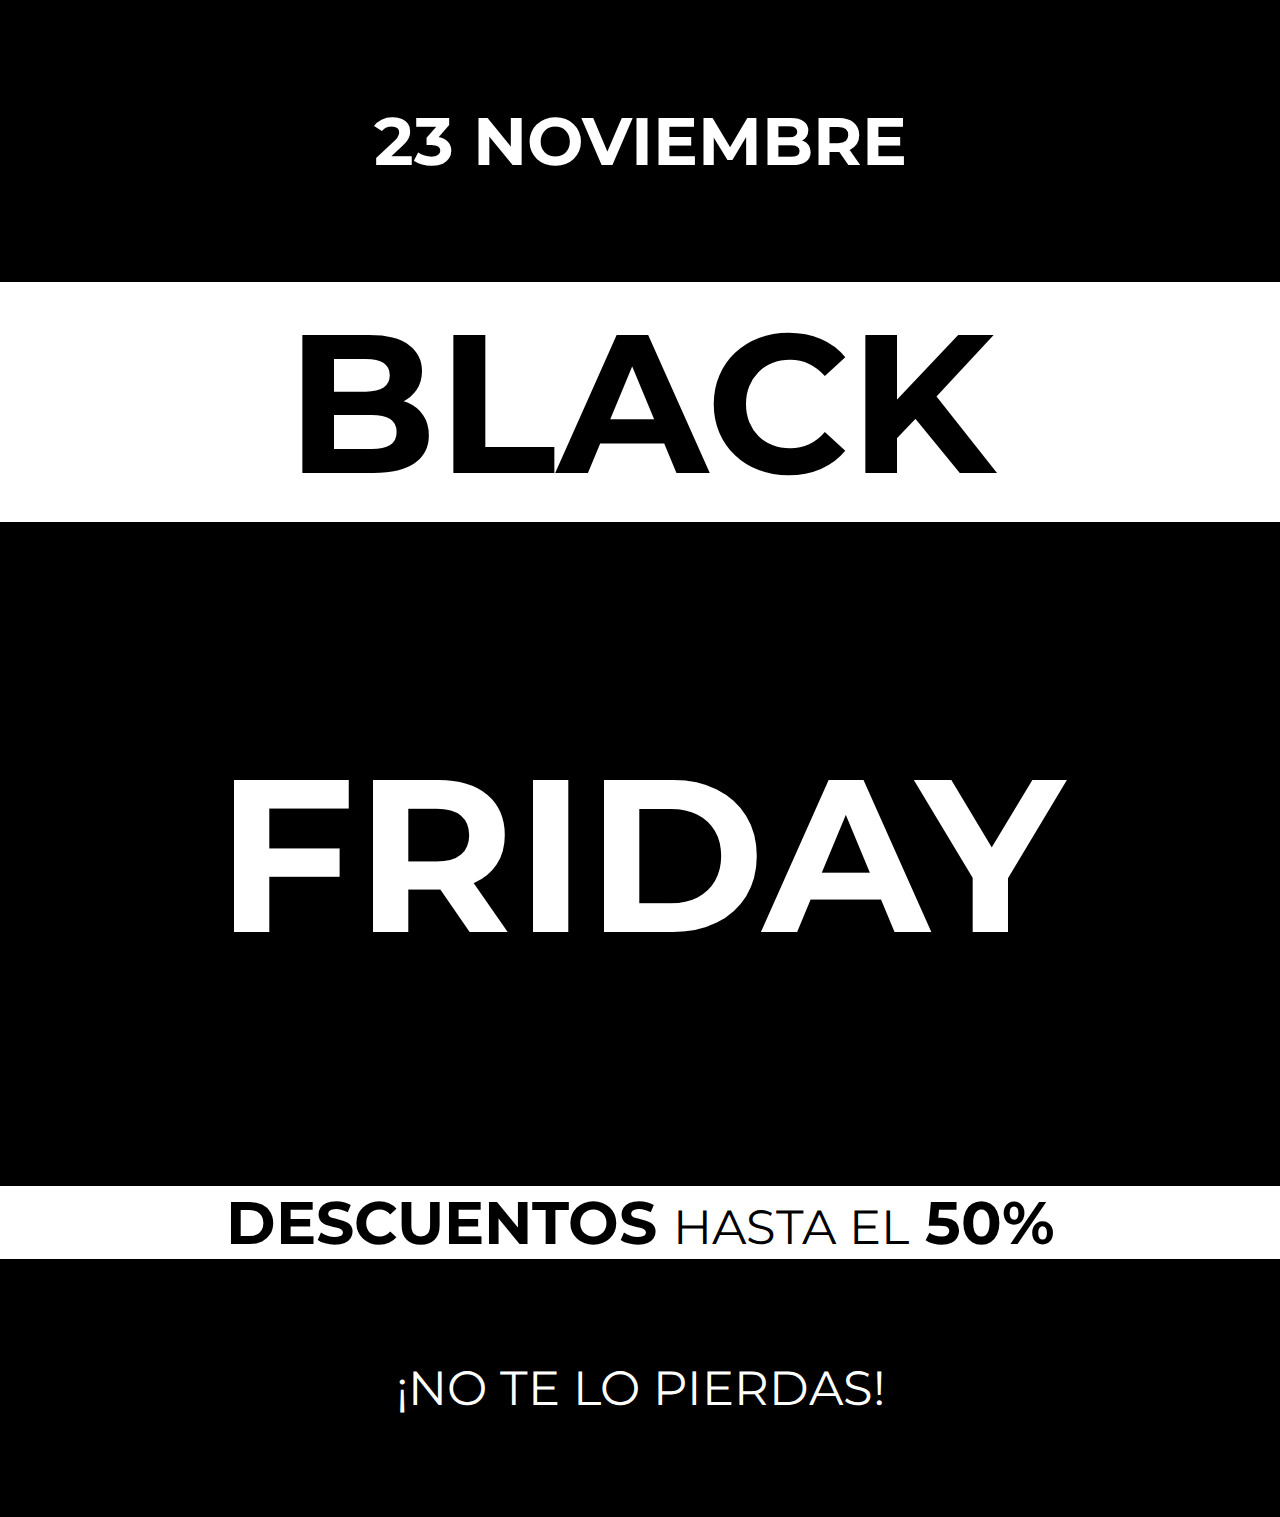
<file: Desafio 1/Laborartorio 2/Index.html>
<!DOCTYPE html>
<html lang="en">
<head>
    <meta charset="UTF-8">
    <meta http-equiv="X-UA-Compatible" content="IE=edge">
    <meta name="viewport" content="width=device-width, initial-scale=1.0">
    <link rel="stylesheet" href="css/Estilo.css">
    
    <title>Laboratorio 2</title>
    </head>
    
    <body>
    
      <main class="main">
    
        <div>
          <p class="div1 color-blanco"><b>23 NOVIEMBRE</b></p>
        </div>
    
        <div class="div2 color-negro">
          <strong>BLACK</strong>
        </div>
    
        <div class="div3 color-blanco">
          <strong>FRIDAY</strong>
        </div>
    
        <div class="div4 color-negro">
          <b>DESCUENTOS</b> <span class="span"> HASTA EL</span> <b>50%</b>
        </div>
    
        <div class="div5 color-blanco">
          <p>¡NO TE LO PIERDAS!</p>
        </div>
    
      </main>
    </body>
</html>
</file>
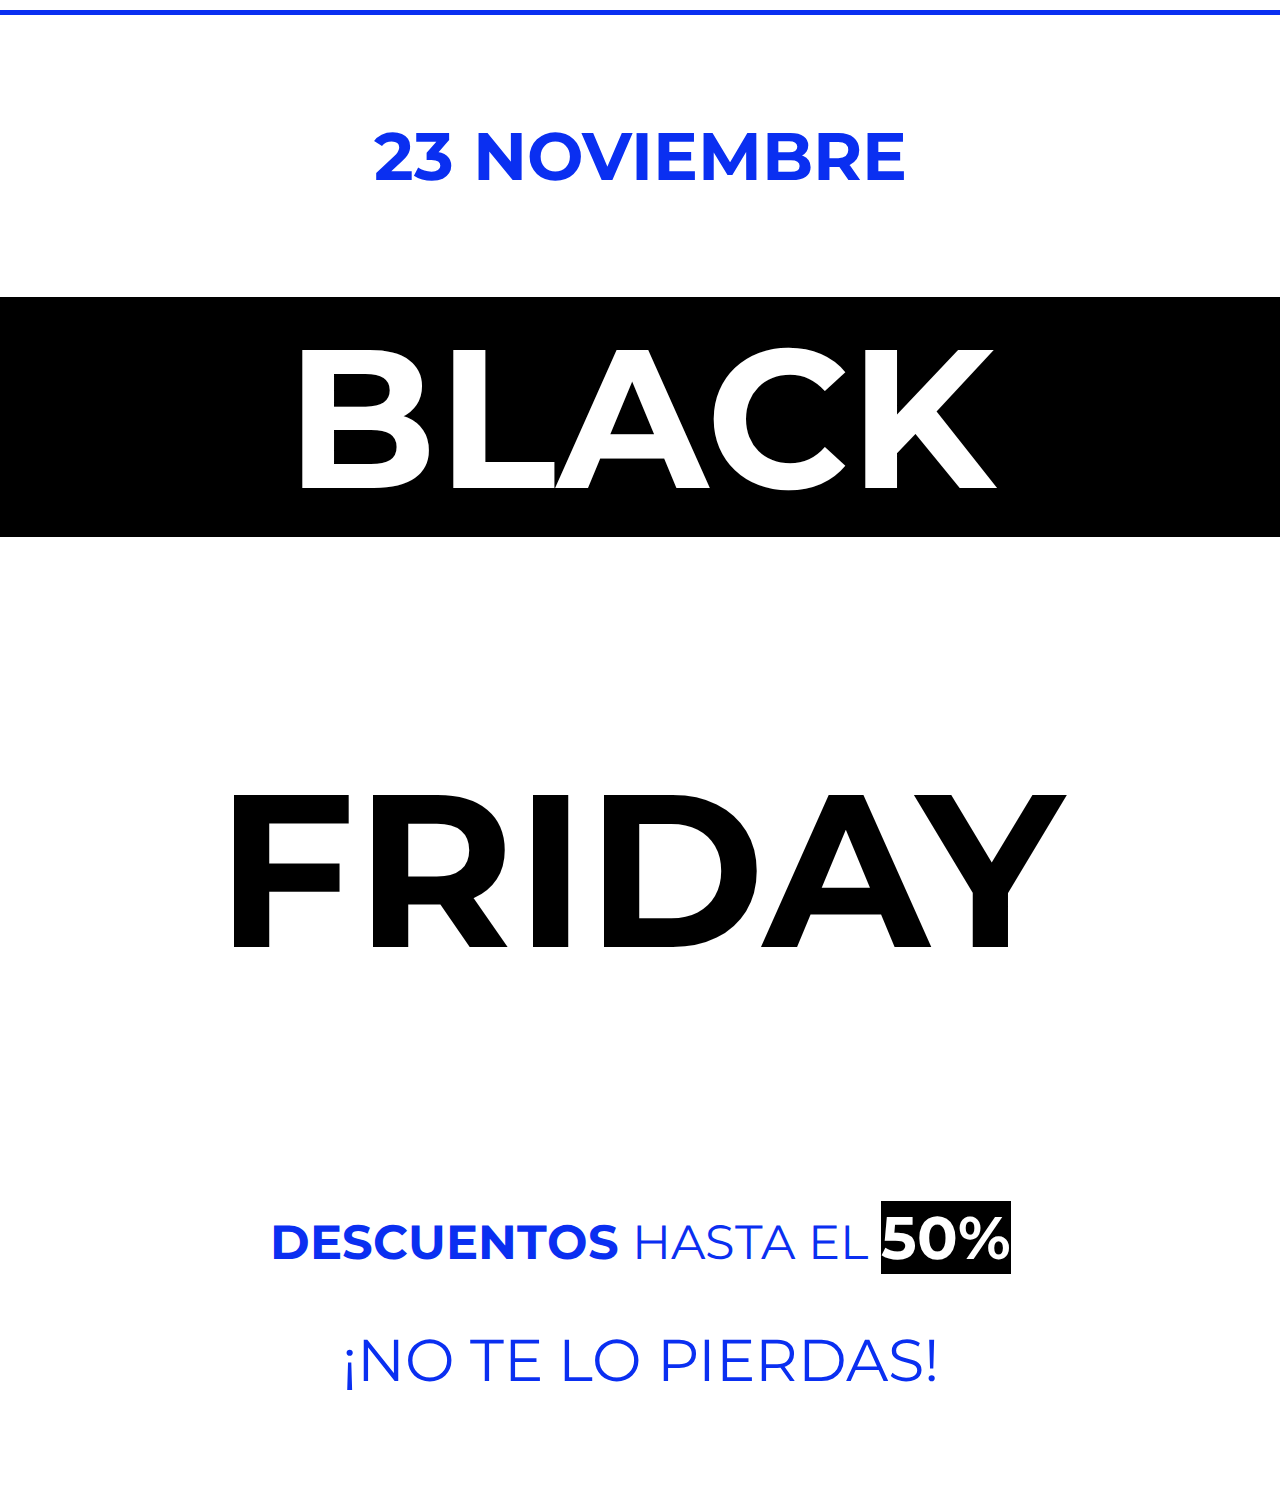
<file: Desafio 1/Laborartorio 3/Index.html>
<!DOCTYPE html>
<html lang="en">
<head>
    <meta charset="UTF-8">
    <meta http-equiv="X-UA-Compatible" content="IE=edge">
    <meta name="viewport" content="width=device-width, initial-scale=1.0">
    <link rel="stylesheet" href="css/Estilo.css">
    
    <title>Laboratorio 2</title>
    </head>
    
    <body>
    
      <main class="main">
    
        <div>
          <p class="div1 color-azul"><b>23 NOVIEMBRE</b></p>
        </div>
    
        <div class="div2 color-blanco">
          <strong>BLACK</strong>
        </div>
    
        <div class="div3 color-negro">
          <strong>FRIDAY</strong>
        </div>
    
        <div class="div4 color-azul">
          <b>DESCUENTOS</b> HASTA EL <strong class="strong">50%</strong>
        </div>
    
        <div class="div5 color-azul">
          <p>¡NO TE LO PIERDAS!</p>
        </div>
    
      </main>
    </body>
</html>
</file>
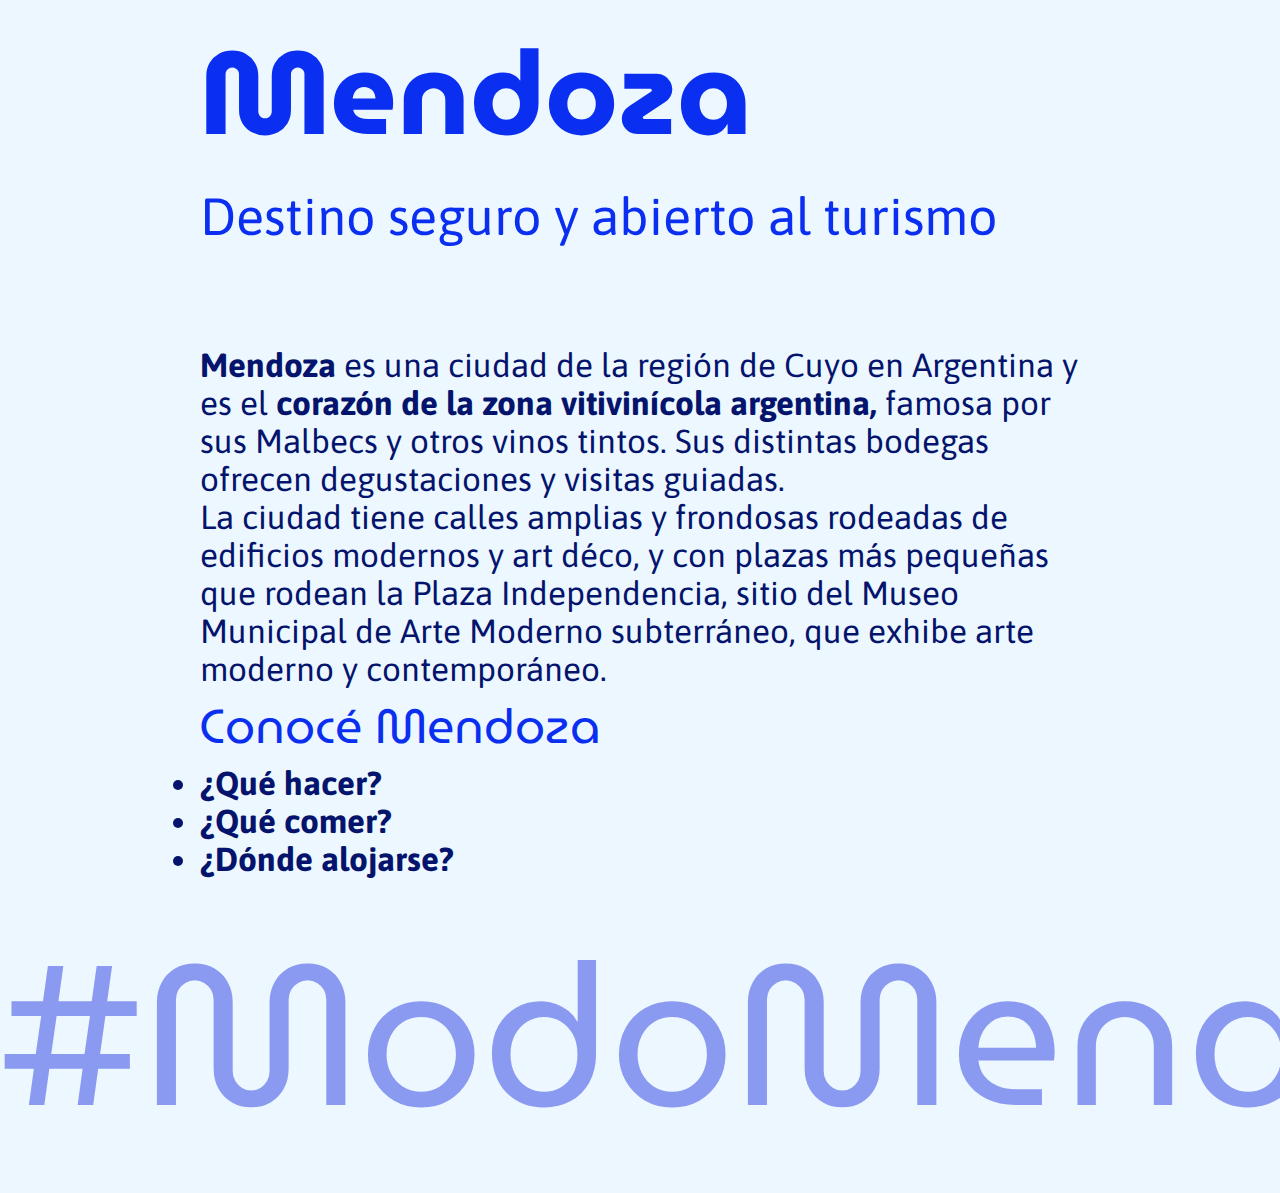
<file: Desafio 1/Laboratorio 1/index.html>
<!DOCTYPE html>
<html lang="en">
<head>
    <meta charset="UTF-8">
    <meta http-equiv="X-UA-Compatible" content="IE=edge">
    <meta name="viewport" content="width=device-width, initial-scale=1.0">
    <link rel="stylesheet" href="css/Estilo.css"/>
    <title>Laboratorio 1</title>

</head>
<header>

    <h1 class="h1 azul">Mendoza</h1>
    <p class="p1 azul">Destino seguro y abierto al turismo</p>

</header>

<body>

    <div class="div1">
        <P class="p2 azul-oscuro">
            <strong>Mendoza</strong> es una ciudad de la región de Cuyo en Argentina y
            es el <b>corazón de la zona vitivinícola argentina,</b> famosa por
            sus Malbecs y otros vinos tintos. Sus distintas bodegas
            ofrecen degustaciones y visitas guiadas.
        </P>
        <P class="p2 azul-oscuro">
            La ciudad tiene calles amplias y frondosas rodeadas de
            edificios modernos y art déco, y con plazas más pequeñas
            que rodean la Plaza Independencia, sitio del Museo
            Municipal de Arte Moderno subterráneo, que exhibe arte
            moderno y contemporáneo.</P>
    </div>

    <div>
        <p class="h3 azul">Conocé Mendoza</p>

        <ul class="lista azul-oscuro" type="circle solid">
            <b>
                <li> ¿Qué hacer?</li>
                <li>¿Qué comer?</li>
                <li>¿Dónde alojarse?</li>
            </b>

        </ul>
    </div>
    <Footer class="footer lila">
        #ModoMendoza
    </Footer>
</body>

</html>
</file>
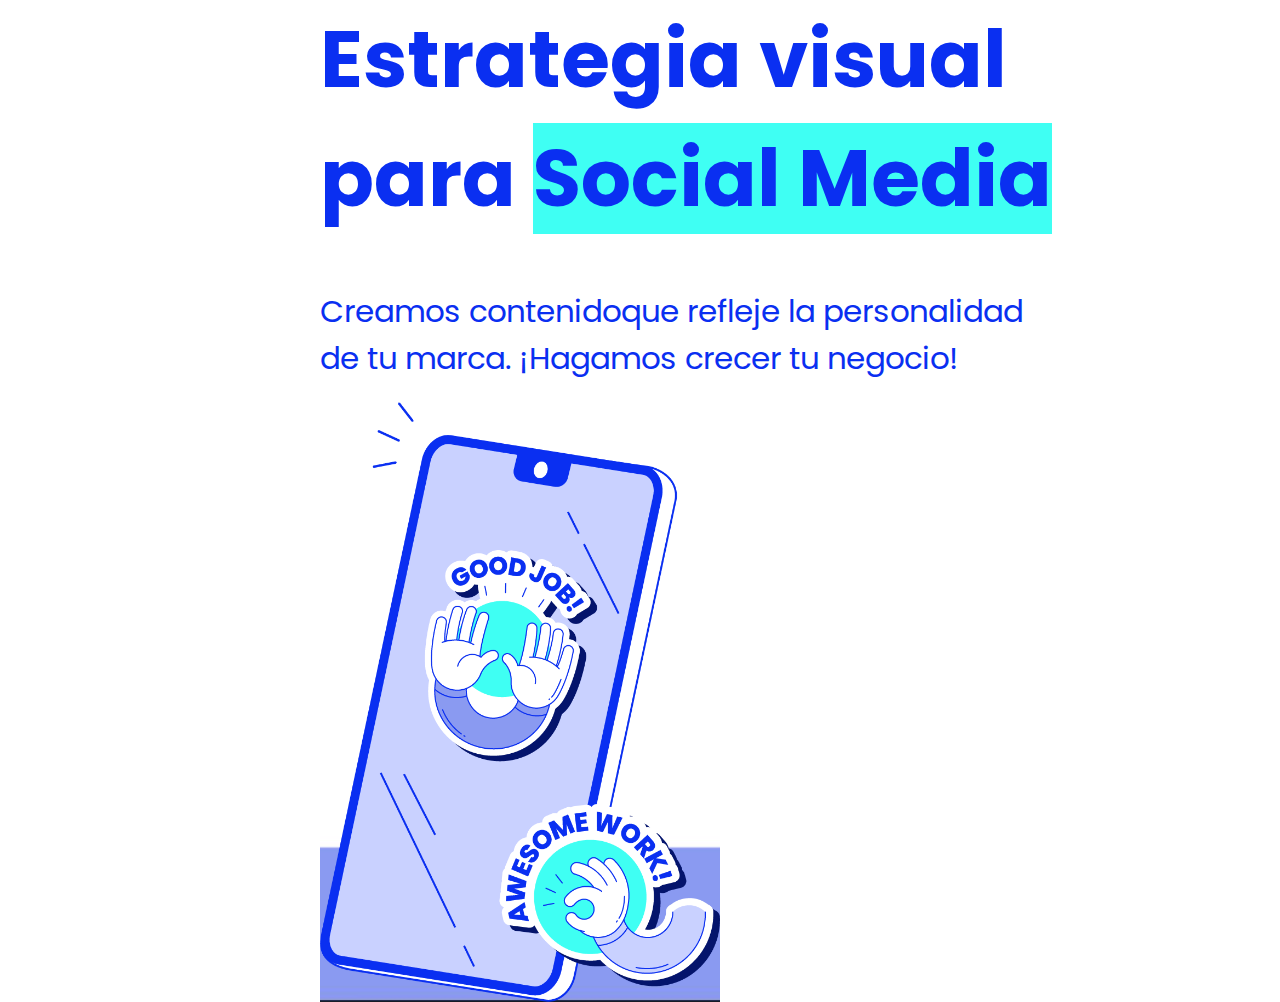
<file: Desafio 2/Laboratorio 1/Index.html>
<!DOCTYPE html>
<html lang="en">

<head>
    <meta charset="UTF-8">
    <meta http-equiv="X-UA-Compatible" content="IE=edge">
    <meta name="viewport" content="width=device-width, initial-scale=1.0">
    <link rel="stylesheet" href="css/Estilos.css">
    <title>Laboratorio 1</title>
</head>

<body>
    <h1 class="color-turqueza">Estrategia visual<br>para <span class="Fondo1"> Social Media</span></h1>

    <p class="p1 color-turqueza">Creamos contenidoque refleje la personalidad<br>de tu marca. ¡Hagamos crecer tu negocio!</p>

    <div class="cont-img">

        <img src="Imagenes/fondo.JPG" alt="fondo" class="rotacion img2">

        <img src="Imagenes/celu.png" alt="celular" class="img1">


    </div>

</body>

</html>
</file>
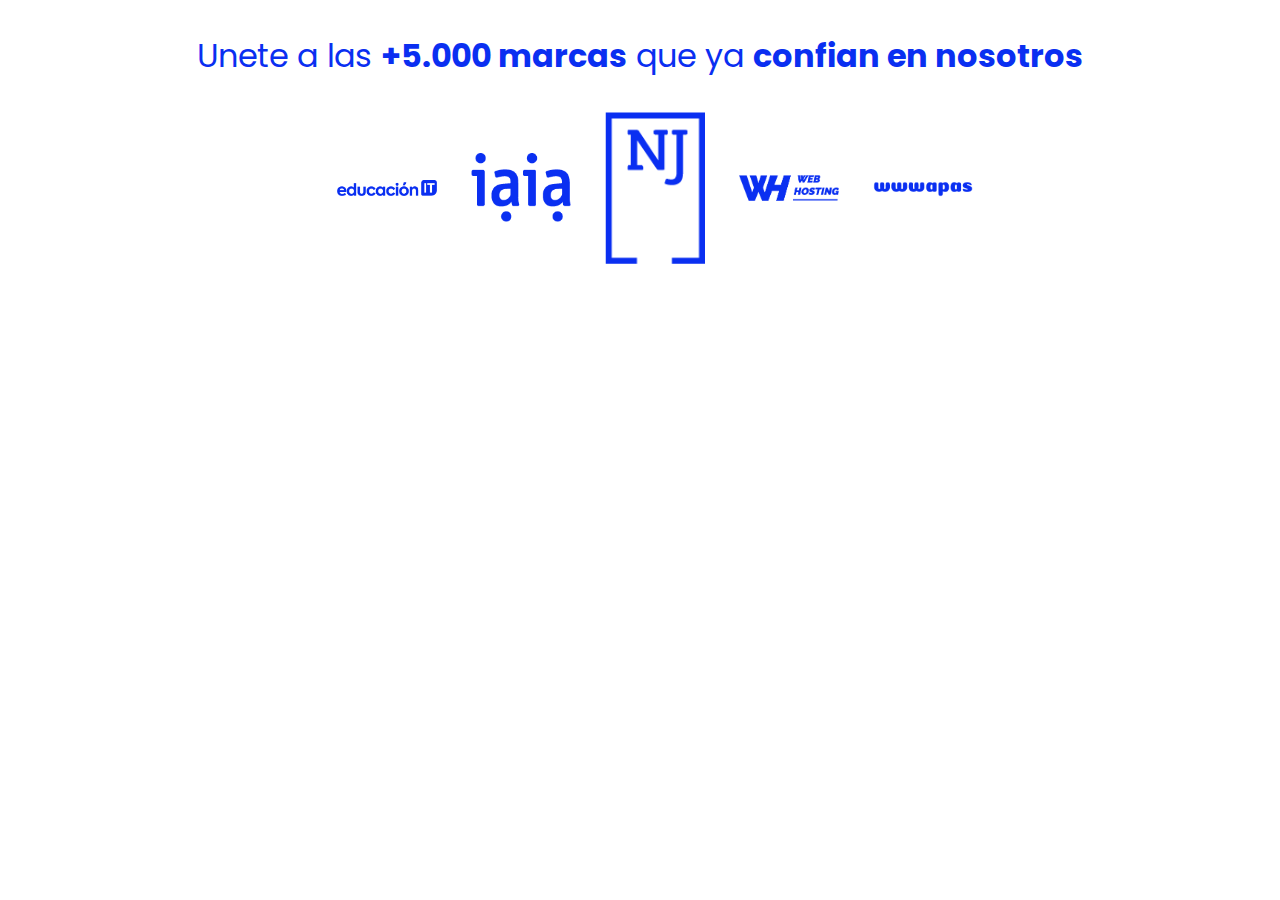
<file: Desafio 2/Laboratorio 2/Index.html>
<!DOCTYPE html>
<html lang="en">

<head>
    <meta charset="UTF-8">
    <meta http-equiv="X-UA-Compatible" content="IE=edge">
    <meta name="viewport" content="width=device-width, initial-scale=1.0">
    <link rel="stylesheet" href="css/Estilos.css">
    <title>Laboratorio 2</title>
</head>

<body>
    <footer>
        <p>Unete a las <strong>+5.000 marcas</strong> que ya <strong> confian en nosotros</strong></p>

        <div>
            <img src="Imagenes/logos-EIT.png" alt="logos-EIT" class="img">
            <img src="Imagenes/logos-iaia.png" alt="logos-iaia">
            <img src="Imagenes/logos-NJ.png" alt="logos-NJ">
            <img src="Imagenes/logos-WH.png" alt="logos-WH">
            <img src="Imagenes/logos-wwwapas.png" alt="logos-wwwapas">

        </div>

    </footer>
</body>

</html>
</file>
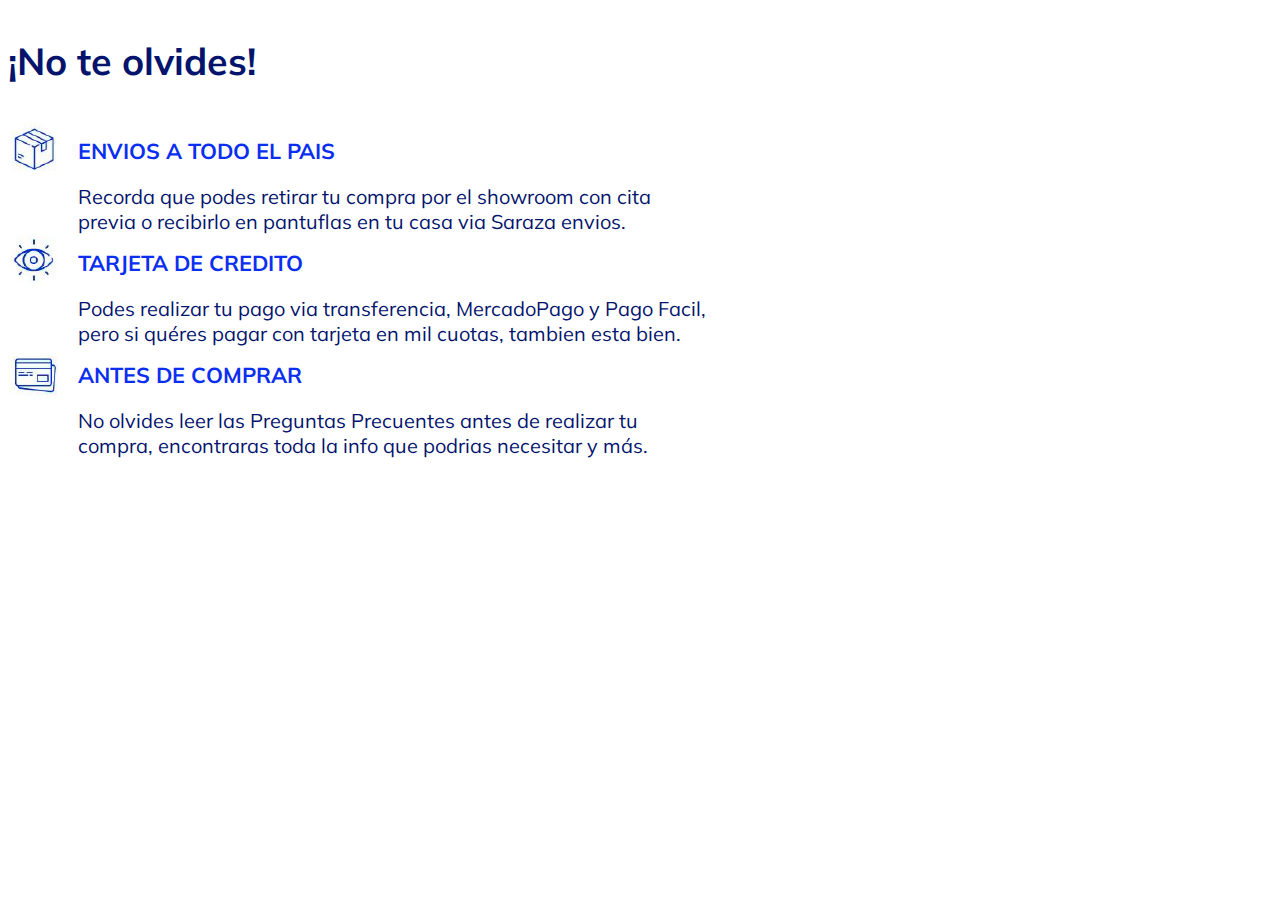
<file: Desafio 3/Laboratorio 1/Index.html>
<!DOCTYPE html>
<html lang="en">

<head>
    <meta charset="UTF-8">
    <meta http-equiv="X-UA-Compatible" content="IE=edge">
    <meta name="viewport" content="width=device-width, initial-scale=1.0">
    <link rel="stylesheet" href="css/Estilos.css">
    <title>Desafio 1</title>
</head>

<body>

    <h3>¡No te olvides!</h3>

    <DIV>

        <img src="Imagenes/box-icon.jpg" alt="Caja">
        <h5>ENVIOS A TODO EL PAIS</h5>

    </DIV>

    <P> Recorda que podes retirar tu compra por el showroom con cita previa o recibirlo en pantuflas en tu casa via Saraza envios.</P>


    <DIV>

        <img src="Imagenes/eye-icon.jpg" alt="Ojo">
        <h5>TARJETA DE CREDITO</h5>

    </DIV>

    <P>Podes realizar tu pago via transferencia, MercadoPago y Pago Facil, pero si quéres pagar con tarjeta en mil cuotas, tambien esta bien.</P>


    <div>
        <img src="Imagenes/card-icon.jpg" alt="tarjeta">
        <h5>ANTES DE COMPRAR</h5>

    </DIV>
    <P> No olvides leer las Preguntas Precuentes antes de realizar tu compra, encontraras toda la info que podrias necesitar y más.</P>



</body>

</html>
</file>
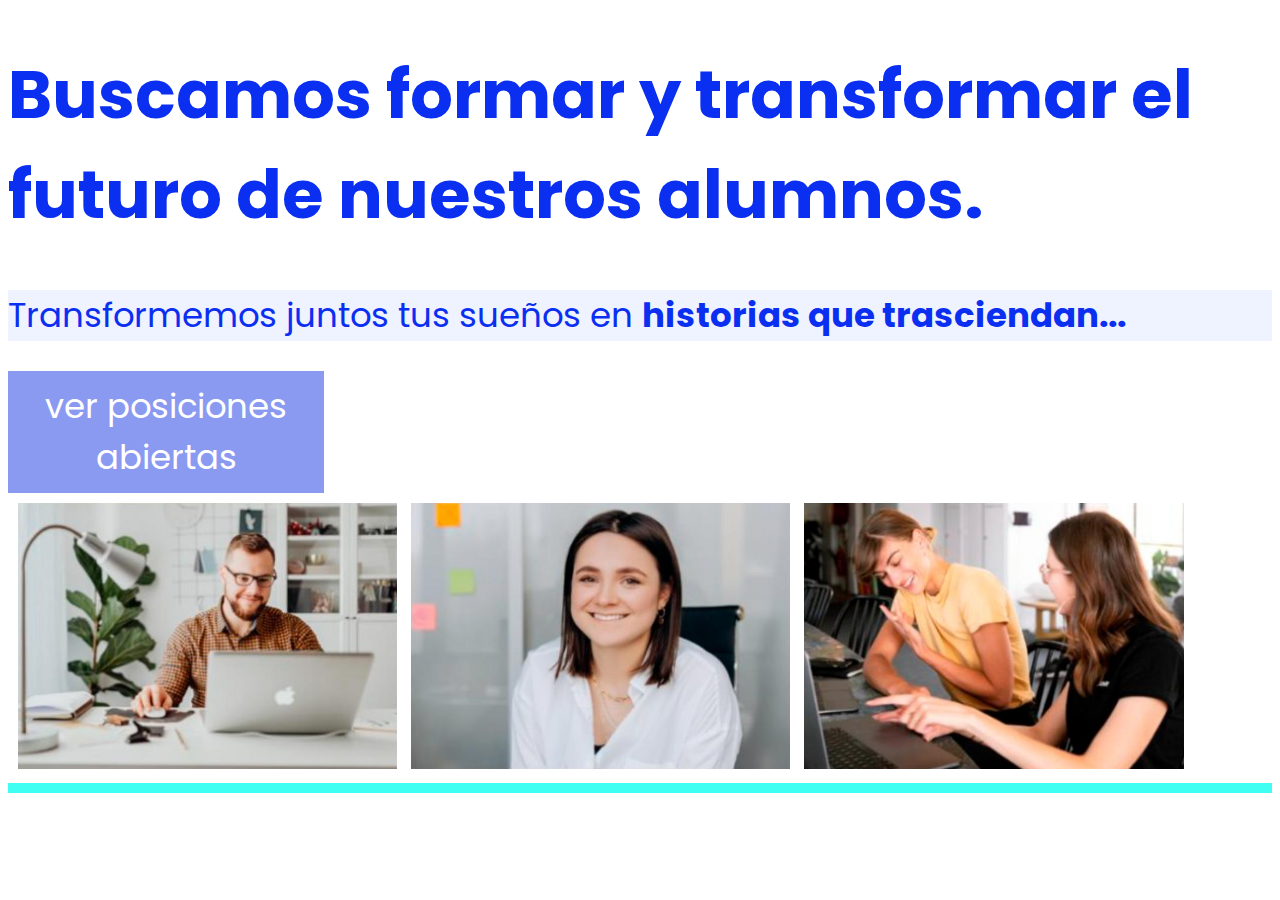
<file: Desafio 3/Laboratorio 2/Index.html>
<!DOCTYPE html>
<html lang="en">

<head>
    <meta charset="UTF-8">
    <meta http-equiv="X-UA-Compatible" content="IE=edge">
    <meta name="viewport" content="width=device-width, initial-scale=1.0">
    <link rel="stylesheet" href="css/Estilos.css">
    <title>Desafio 2</title>
</head>

<body>

    <h1>Buscamos formar y transformar el futuro de nuestros alumnos.</h1>

    <p>Transformemos juntos tus sueños en <b>historias que trasciendan...</b></p>

    <button>ver posiciones abiertas</button>

    <div>
        <img src="Imagenes/Trabajo.jpg" alt="hombre trabajando">
        <img src="Imagenes/señora.jpg" alt="Señora">
        <img src="Imagenes/Compañeras.jpg" alt="Compañeras">


    </div>


</body>

</html>
</file>
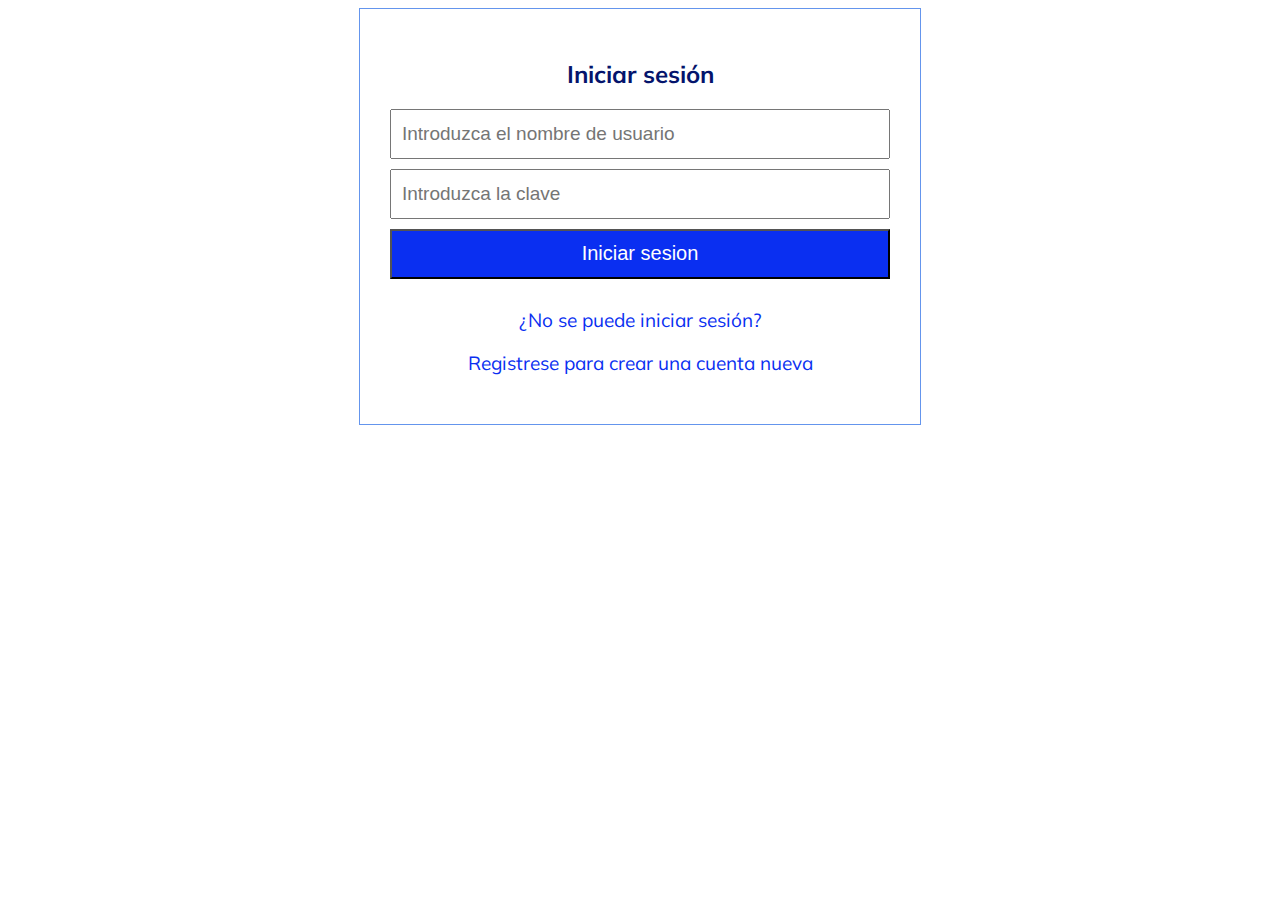
<file: Desafio 3/Laboratorio 3/Index.html>
<!DOCTYPE html>
<html lang="en">

<head>
    <meta charset="UTF-8">
    <meta http-equiv="X-UA-Compatible" content="IE=edge">
    <meta name="viewport" content="width=device-width, initial-scale=1.0">
    <link rel="stylesheet" href="css/Estilos.css">
    <title>Desafio 3</title>
</head>

<body>

    <Div>
        <fieldset>

            <h2>Iniciar sesión</h2>

            <form action="Index.html" method="post"> 

                <input type="text" name="Usuario" placeholder="Introduzca el nombre de usuario" class="input-bot">

                <input type="Contraseña" name="Clave" placeholder="Introduzca la clave" class="input-bot">

                <button class="input-bot">Iniciar sesion</button>

            </form>

            <p>¿No se puede iniciar sesión?</p>
            <p>Registrese para crear una cuenta nueva</p>
        </fieldset>
    </Div>

</body>

</html>
</file>
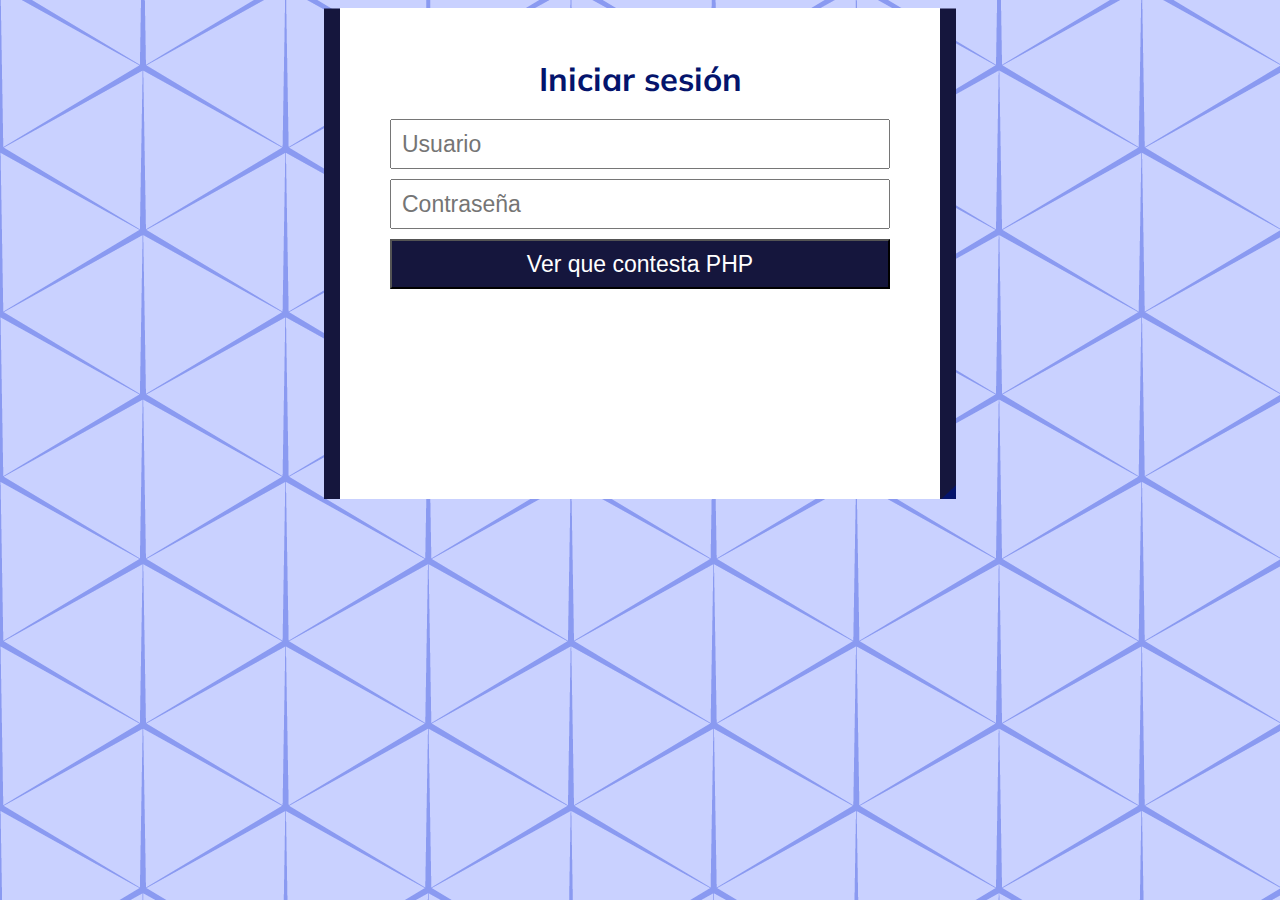
<file: Desafio 4/Laboratorio 1/Index.html>
<!DOCTYPE html>
<html lang="en">

<head>
    <meta charset="UTF-8">
    <meta http-equiv="X-UA-Compatible" content="IE=edge">
    <meta name="viewport" content="width=device-width, initial-scale=1.0">
    <link rel="stylesheet" href="css/Estilos.css">
    <title>Desafio 1</title>
</head>

<body>



    <div class="div-gen">

        <div class="df">
            
            <h1>Iniciar sesión</h1>

            <form action="Index.html" method="post">

                <input type="text" name="Usuario" placeholder="Usuario" class="input-bot">

                <input type="Contraseña" name="Clave" placeholder="Contraseña" class="input-bot">

                <button class="input-bot">Ver que contesta PHP</button>

            </form>
        </div>
    </div>


</body>

</html>
</file>
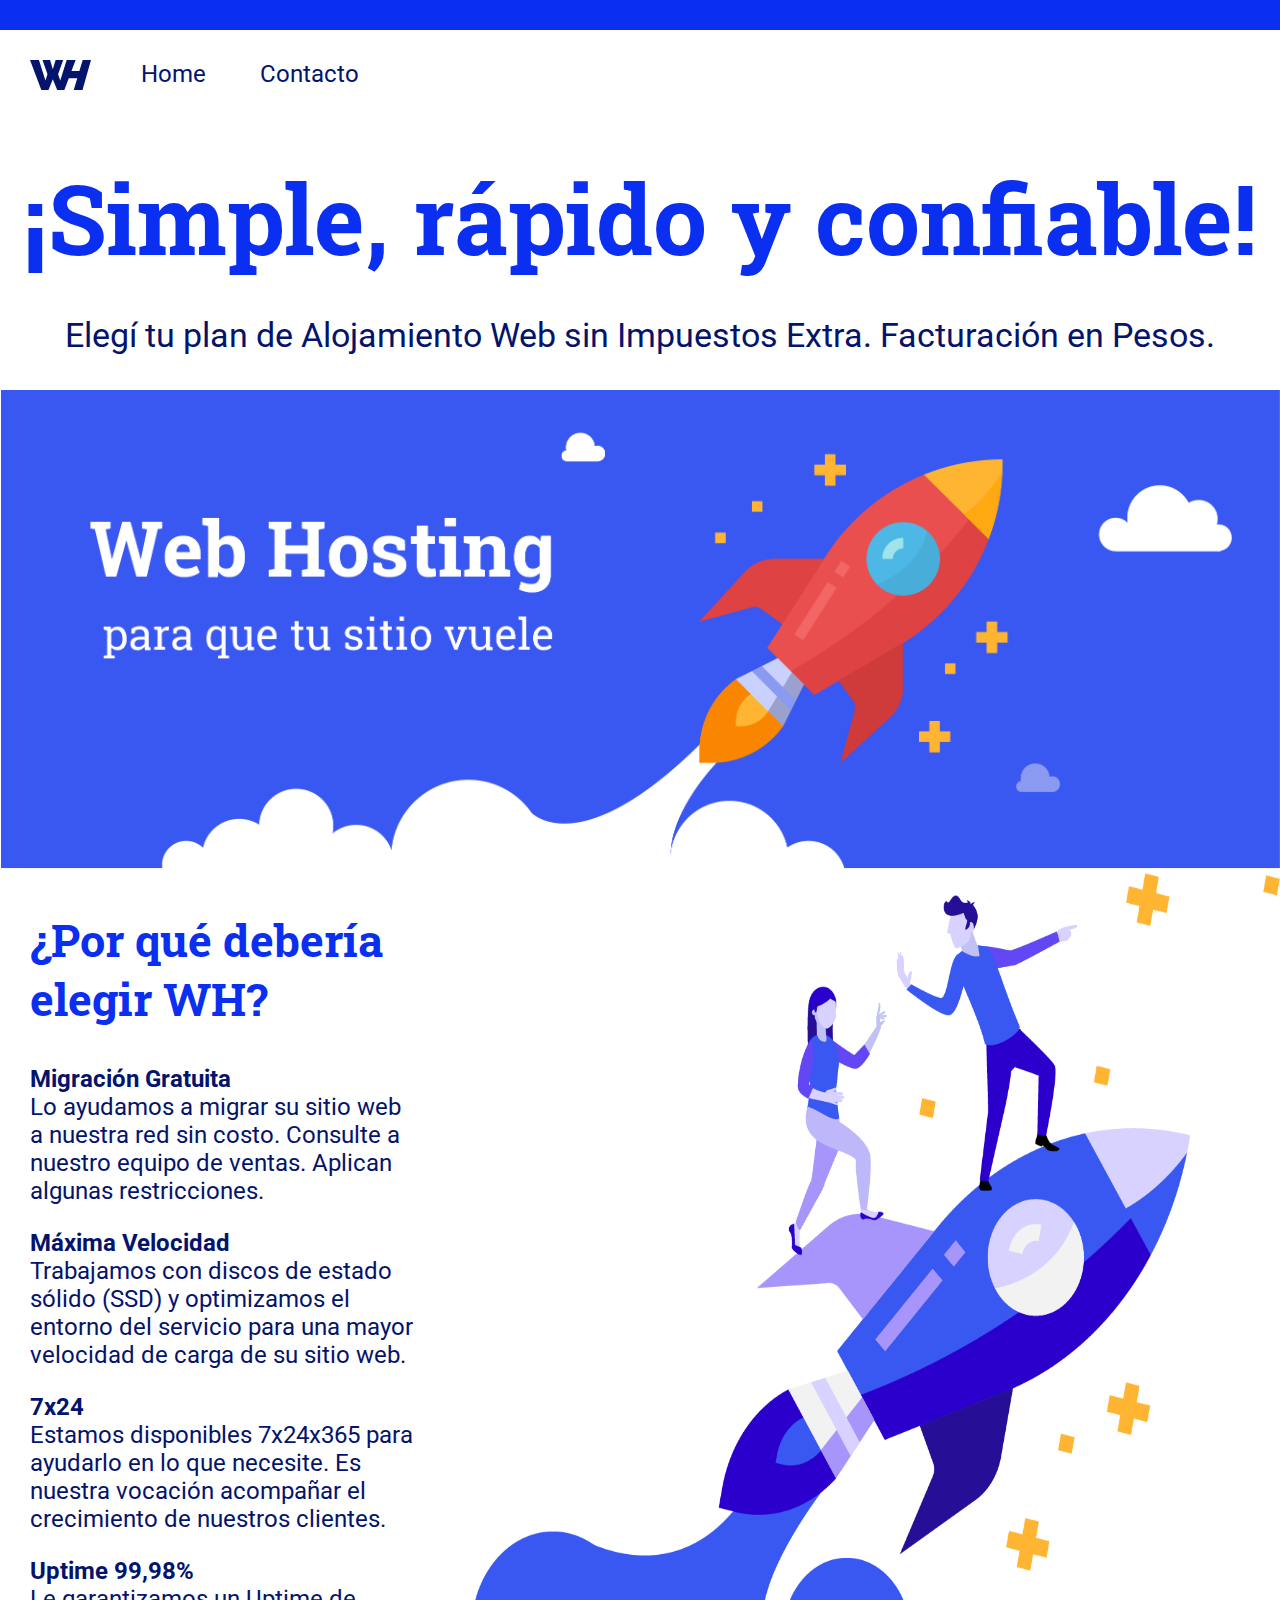
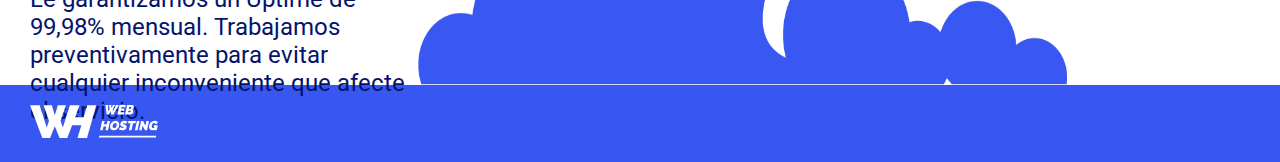
<file: Desafio 5/Laboratorio 1/Index.html>
<!DOCTYPE html>
<html lang="en">

<head>
    <meta charset="UTF-8">
    <meta http-equiv="X-UA-Compatible" content="IE=edge">
    <meta name="viewport" content="width=device-width, initial-scale=1.0">
    <link rel="stylesheet" href="css/Estilos.css">
    <title>Laboratorio 1</title>
</head>

<body class="body-index">
    
<header>

    <div class="div-header">

        <img src="imagenes/M5-logo-azul.svg" alt="logo-azul" id="logo">

        <nav>
            <a href="Index.html" class="a-estilo activo">Home</a>
            <a href="contacto.html" class="a-estilo activo">Contacto</a>
        </nav>

    </div>

</header>



    <div class="div-centro">
        <h1>¡Simple, rápido y confiable!</h1>
        <p class="p-centro"> Elegí tu plan de Alojamiento Web sin Impuestos Extra. Facturación en Pesos.
        </p>
        <img src="imagenes/M5-Desafío1-img.png" alt="cohete" class="img1">

    </div>

 
   <div class="contenedor">
<div class="div2 varios-parrafos" >
     <h2>¿Por qué debería elegir WH?</h2>
<p><strong> Migración Gratuita</strong><br>
Lo ayudamos a migrar su sitio web a nuestra red sin costo. Consulte a nuestro equipo de ventas. Aplican algunas restricciones.
</p>
<p"><strong>Máxima Velocidad</strong><br>
Trabajamos con discos de estado sólido (SSD) y optimizamos el entorno del servicio para una mayor velocidad de carga de su sitio web.
</p>
<p> <strong> 7x24</strong><br>
Estamos disponibles 7x24x365 para ayudarlo en lo que necesite. Es nuestra vocación acompañar el crecimiento de nuestros clientes.
</p>
<p><strong> Uptime 99,98%</strong><br>
Le garantizamos un Uptime de 99,98% mensual. Trabajamos preventivamente para evitar cualquier inconveniente que afecte el servicio.
</p>
</div>

<div>
<img src="imagenes/M5-Desafio3-img.png" alt="cohete2" class="img2">

 </div>   
</div>

<footer>    
   <img src="imagenes/M5-logo-blanco.svg" alt="logo blanco" class="img-logo-blanco">

</footer>
</body>

</html>
</file>
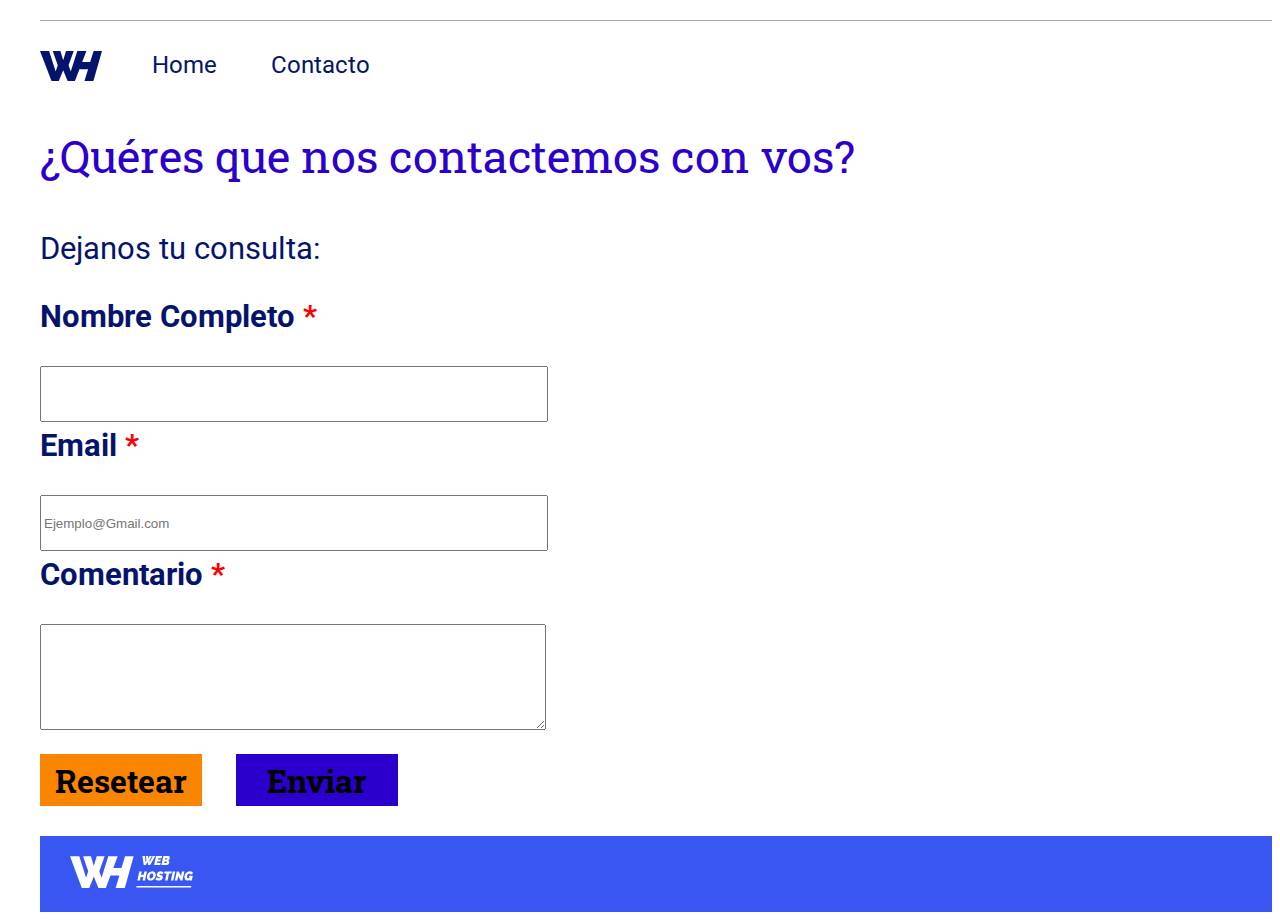
<file: Desafio 5/Laboratorio 1/contacto.html>
<!DOCTYPE html>
<html lang="en">

<head>
    <meta charset="UTF-8">
    <meta http-equiv="X-UA-Compatible" content="IE=edge">
    <meta name="viewport" content="width=device-width, initial-scale=1.0">
    <link rel="stylesheet" href="css/Estilos.css">
    <title>Laboratorio 2</title>
</head>

<body class="body-contacto">
<header>

    <div class="div-header-cont">

        <img src="imagenes/M5-logo-azul.svg" alt="logo-azul" id="logo">

        <nav>
            <a href="Index.html" class="a-estilo activo">Home</a>
            <a href="ggg.html" class="a-estilo activo">Contacto</a>
        </nav>

    </div>

</header>

<p class="p-pregunta">¿Quéres que nos contactemos con vos?</p>
<p class="p-consulta">Dejanos tu consulta:</p>
<div>
    <form action="Index.html" method="post">

        <label for="form-nombre">
            <p class="p-form"> Nombre Completo <span>*</span></p></label>
        <input id="form-nombre" type="text" name="Nombre completo" required>

        <label for="form-email">
             <p class="p-form"> Email <span>*</span> </p></label>
        <input id="form-email" type="email" name="email" placeholder="Ejemplo@Gmail.com" required>

        <label for="form-nombre">
            <p class="p-form"> Comentario <span>*</span> </p></label>
           <textarea name="Comentario" id="form-nombre" required></textarea>

           <div class="div-butt">
            
            <input type="reset" value="Resetear" class="but-Reset">
            <input type="submit" value="Enviar" class="but-enviar">
       
            </div>

           
    </form>
   
</div>

<footer>    
    <img src="imagenes/M5-logo-blanco.svg" alt="logo blanco" class="img-logo-blanco">
 
 </footer>
</body>

</html>
</file>
<file: Desafio 1/Laborartorio 2/css/Estilo.css>
@import url('https://fonts.googleapis.com/css2?family=Montserrat:wght@600;900&display=swap');

* {margin: 0;
    padding: 0;}

body{
    font-family:"Montserrat",sans-serif;
    text-align: center;
    width: 100%;
  
    
}


.color-blanco{
    color: white;    
}

.color-negro{
    color: black;
}

.div1{
    font-size: 67px;
    background-color: black;
    padding-top: 100px;
    padding-bottom: 100px;
    
    

  }             

  .div2{
    font-size: 197px;
    background-color: white;
   
  }

  .div3{
    font-size: 217px;
    background-color: black;
    padding-top: 200px;
    padding-bottom: 200px;
  }

  .span{
    font-size: 48px ;
   

  }

  .div4{
    font-size: 60px;
    background-color: white;
  }
  .div5{
    font-size: 48px;
    background-color: black;
    padding-top: 100px;
    padding-bottom: 100px;
  }
</file>
<file: Desafio 1/Laborartorio 3/css/Estilo.css>
@import url('https://fonts.googleapis.com/css2?family=Montserrat:wght@600;900&display=swap');

* {margin: 0;
    padding: 0;}

body{
    font-family:"Montserrat",sans-serif;
    text-align: center;
    width: 100%;
  
    
}


.color-blanco{
    color: white;    
}

.color-negro{
    color: black;
}

.color-azul{
  color: #0a2ff1;
}

.div1{
    font-size: 67px;
    padding-top: 100px;
    padding-bottom: 100px;
    border-top: 5px solid #0a2ff1;
    margin-top: 10px;
    
    

  }             

  .div2{
    font-size: 197px;
    background-color: black;
   
  }

  .div3{
    font-size: 217px;
    padding-top: 200px;
    padding-bottom: 200px;
  }

 
  .div4{
    font-size: 48px;
  }
  .div5{
    font-size: 59px;
    padding-top: 50px;
    padding-bottom: 100px;
    
  }
  .strong{
    font-size: 60px;
    color: white;
    background-color: black;
  }
</file>
<file: Desafio 1/Laboratorio 1/css/Estilo.css>
@import url('https://fonts.googleapis.com/css2?family=Asap:wght@400;700&family=MuseoModerno:wght@700&display=swap');

* {
     margin: 0;
     padding: 0;
    }

 body {
     background-color: #edf7ff;

    }

 header {
     margin-left: 200px;
    }

 div {
     margin-left: 200px;

    }



 .p1 {
     font-family: "Asap";
     font-size: 39pt;
     margin-top: 0;
     margin-bottom: 100px;
    }

 .p2 {
     font-family: "Asap";
     font-size: 25pt;
    }

 .h1 {
     font-family: "MuseoModerno";
     font-size: 88pt;
     margin: 0;
    }

 .h3 {
     font-family: "MuseoModerno";
     font-size: 36pt;
    }  

 .azul {
     color: #0a2ff1;
    }

 .azul-oscuro {
     color: #04146c;
    }

 .lista {
     font-family: "Asap";
     font-size: 25pt;
    }

 footer {
     font-family: "MuseoModerno";
     font-size: 149pt;
     margin: 0;
    }

 .lila {
     color: #8a9af1;
    }

 .div1 {
     width: 900px;
 }
</file>
<file: Desafio 2/Laboratorio 1/css/Estilos.css>
@import url('https://fonts.googleapis.com/css2?family=Poppins:wght@500;700&display=swap');

*{
    margin: 0;
    padding: 0;
}

body{
    margin-left: 25%;
}

.img1{
    width: 400px;
    height: 600px;
    margin-top: -600px;
  
    
}
.img2{
    width: 400px;
    height: 600px;
  margin-top: 20px;
    margin-left: 0;
    
}


h1{
    font-family:"Poppins";
    font-size: 79px;
}

.color-turqueza{
    color: #0a2ff1;
    
}
.Fondo1{
    background-color: #3ffff3;
}

.p1{
    font-family: "Poppins";
    font-size: 31px;
    margin-top: 50px;
}

.cont-img{
    display: flex;
    flex-direction: column;
    
}
</file>
<file: Desafio 2/Laboratorio 2/css/Estilos.css>
@import url('https://fonts.googleapis.com/css2?family=Poppins:wght@300;700&display=swap');

img {
    width: 100px;
    vertical-align: middle;
    margin-left: 30px;
}

p {
    font-family: "Poppins";
    font-size: 32px;
    color: #0a2ff1;
    text-align: center;
}

div {
    text-align: center;
}
</file>
<file: Desafio 3/Laboratorio 1/css/Estilos.css>
@import url('https://fonts.googleapis.com/css2?family=Mulish:wght@400;700;900&family=Source+Sans+Pro:ital,wght@0,400;0,700;1,900&display=swap');


h3 {
    font-family: "Mulish";
    font-size: 37.48px;
    color: #04146c;
}

h5 {
    font-family: "Mulish";
    font-size: 21.56px;
    color: #0a2ff1;
    margin-top: 15px;
    margin-bottom: 20px;

}

p {
    font-family: "Mulish";
    font-size: 19.97px;
    color: #04146c;
    width: 50%;
    margin-top: 0;
    margin-bottom: 0;
    margin-left: 70px;
}

img {
    width: 55px;
    height: 55px;
    margin-right: 15px;

}

div {
    display: flex;
    vertical-align: middle;
}
</file>
<file: Desafio 3/Laboratorio 2/css/Estilos.css>
@import url('https://fonts.googleapis.com/css2?family=Mulish:wght@400;700;900&family=Poppins:wght@400;700&family=Source+Sans+Pro:ital,wght@0,400;0,700;1,900&display=swap');



img {
    width: 30%;
    margin-left: 10px;
}

button {
    margin-bottom: 10px;
    margin-top: 30px;
    padding: 10px;
    font-family: "Poppins";
    font-size: 34px;
    color: white;
    background-color: #8a9af1;
    border: none;
    width: 25%;

}

h1 {
    font-family: "Poppins";
    font-size: 67px;
    color: #0a2ff1;
}

p {
    font-family: "Poppins";
    font-size: 34px;
    color: #0a2ff1;
    background-color: #eff2ff;
    margin-bottom: 0;
}

div {
    padding-bottom: 10px;
    border-bottom: 10px solid #3ffff3;

}
</file>
<file: Desafio 3/Laboratorio 3/css/Estilos.css>
@import url('https://fonts.googleapis.com/css2?family=Mulish:wght@400;600;700&display=swap');

* {
    box-sizing: border-box;
}


form {
    width: 500px;
    margin: auto;

}

div {
    font-family: "Mulish";
    text-align: center;


}

h2 {
    font-size: 24px;
    color: #04146c;
}

input {
    font-size: 19px;
    color: #414166;
}

p {
    font-size: 19px;
    color: #0a2ff1;
}

button {
    font-size: 20px;
    color: white;
    background-color: #0a2ff1;
}

.input-bot {
    width: 500px;
    height: 50px;
    margin-bottom: 10px;
    padding: 10px;
}

fieldset {
    width: 350px;
    padding: 30px;
    margin: auto;
    border: 1px solid cornflowerblue;
}
</file>
<file: Desafio 4/Laboratorio 1/css/Estilos.css>
@import url('https://fonts.googleapis.com/css2?family=Mulish:wght@400;600;700&display=swap');

* {
    box-sizing: border-box;
}

body {
    background-image: url("../imagenes/M4-desafio1-fondo.png");
}

form {
    width: 600px;
    height: 400px;
    padding: 20px;
    margin: auto;


}

.div-gen {
    font-family: "Mulish";
    text-align: center;
    background-image: url("../imagenes/M4-desafio1-fondo-form.png");
    width: 50%;
    margin: auto;

}

.df {
    background-color: white;
    width: min-content;
    margin: auto;
    height: min-content;
}

h1 {
    font-size: 32.64px;
    color: #04146c;
    margin: 0;
    padding-top: 50px;
}

input {
    font-size: 23px;
    color: #414166;
}


button {
    font-size: 23px;
    color: white;
    background-color: #15163d;
}

.input-bot {
    width: 500px;
    height: 50px;
    margin-bottom: 10px;
    padding: 10px;
}
</file>
<file: Desafio 5/Laboratorio 1/css/Estilos.css>
@import url('https://fonts.googleapis.com/css2?family=Roboto+Slab:wght@700&family=Roboto:wght@400;700&display=swap');

* {
    box-sizing: content-box;
}

.body-index {
    width: 100%;
    border-top: 30px solid #0a2ff1;
    margin: 0;
}


#logo {
    width: 5%;
}

.div-header {
    display: flex;
    justify-content: left;
    margin: 30px;

}

.activo:hover {
    font-weight: bold;

}



.a-estilo {
    text-decoration: none;
    margin-left: 50px;
    font-family: "Roboto";
    font-size: 24px;
    color: #04146c;
}

.div-centro {

    text-align: center;

}

h1 {
    font-family: "Roboto Slab";
    font-size: 96px;
    color: #0a2ff1;
    margin-bottom: 30px;
}

.p-centro {
    font-family: "Roboto";
    font-size: 34px;
    color: #04146c;
}


.img1 {
    width: 100%;
    height: 50%;
    background-size: cover;

}

/*aca comienzan las cases de contacto.html*/

.body-contacto {
    border-top: 1px solid #abacb1;
    margin-left: 40px;
    margin-top: 20px;
}

.div-header-cont {
    display: flex;
    justify-content: left;
    margin-top: 30px;
   
}

.p-pregunta{
    font-family: "Roboto Slab";
    font-size: 45px;
    color: #2c00cc;
}

.p-consulta{
    font-family: "Roboto";
    font-size: 31px;
    color: #04146c;
}

.p-form{
    font-family: "Roboto";
    font-weight: bold;
    font-size: 31px;
    color: #04146c;
    margin-top: 5px;
}

input{
    width: 500px;
    height: 50px;
}

textarea{
        width: 500px;
        height: 100px;

}

.but-enviar{
    font-family: "Roboto Slab";
    font-weight: bold;
    font-size: 32px;
    background-color: #2c00cc;
    width: 150px;
    height: 50px;
    border: none;
    margin-left: 30px;
}

.but-Reset{
    font-family: "Roboto Slab";
    font-weight: bold;
    font-size: 32px;
    background-color: #f98500;
    width: 150px;
    height: 50px;
    border: none;
        
}

.div-butt{
margin-top: 20px;
margin-bottom: 30px;
}
span{
    color: red;
}

/*aca comienza el desafia 3 */

footer{
    width:100%;
    background-color: #3857F2;
    background-size: contain;
    overflow: hidden;
  
   
}                           

.contenedor{
    display: flex;
    text-align: left;
    margin-left: 30px;
    margin-bottom: -5%;
}

.varios-parrafos{
    font-family: "Roboto";
    font-size: 24px;
    color: #04146c;
}
h2{
    font-family: "Roboto Slab";
    font-size: 45px;
    color: #0a2ff1;
}
.img-logo-blanco{
 width: 10%;
 margin-left: 10px;
 padding: 20px;
}

.img2{
    width: 100%;
    height:100%;
    background-size: cover;  
    
}

.div2{
width: 50%;
float: left;
}
</file>
